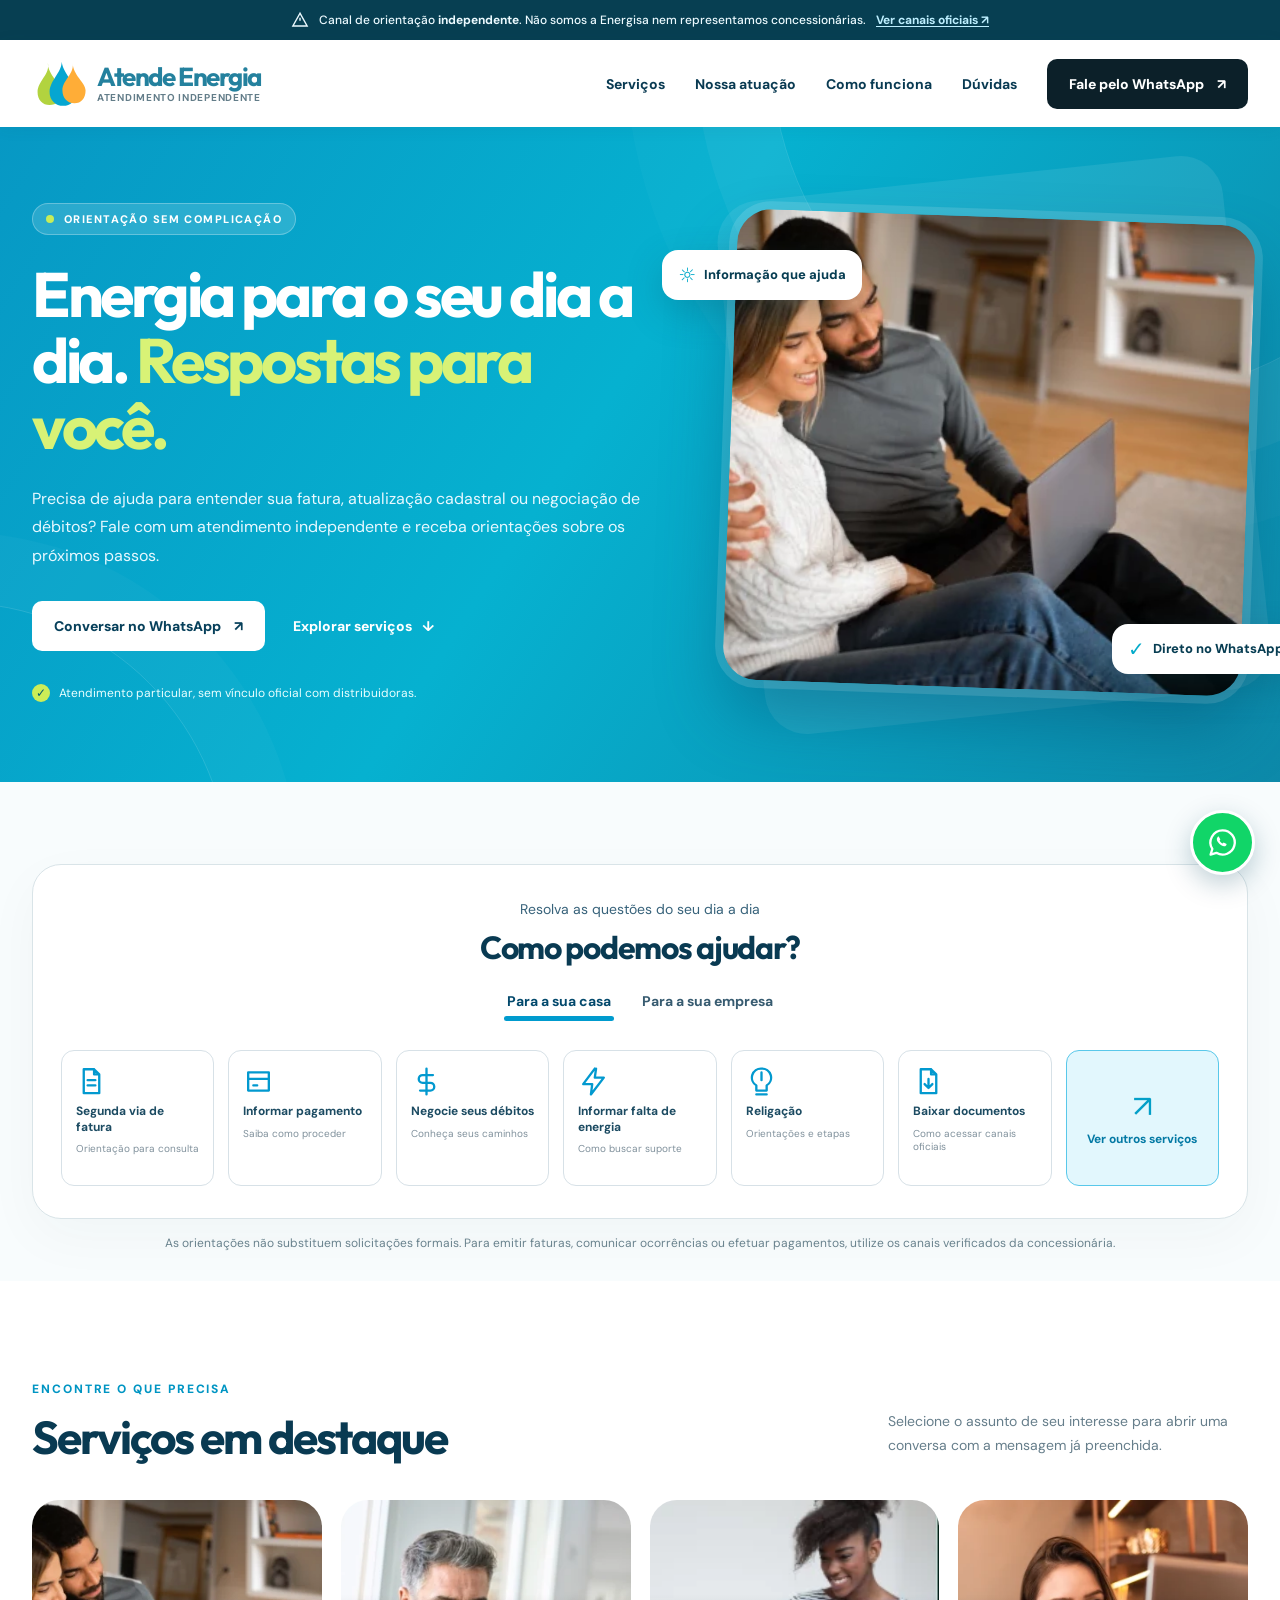
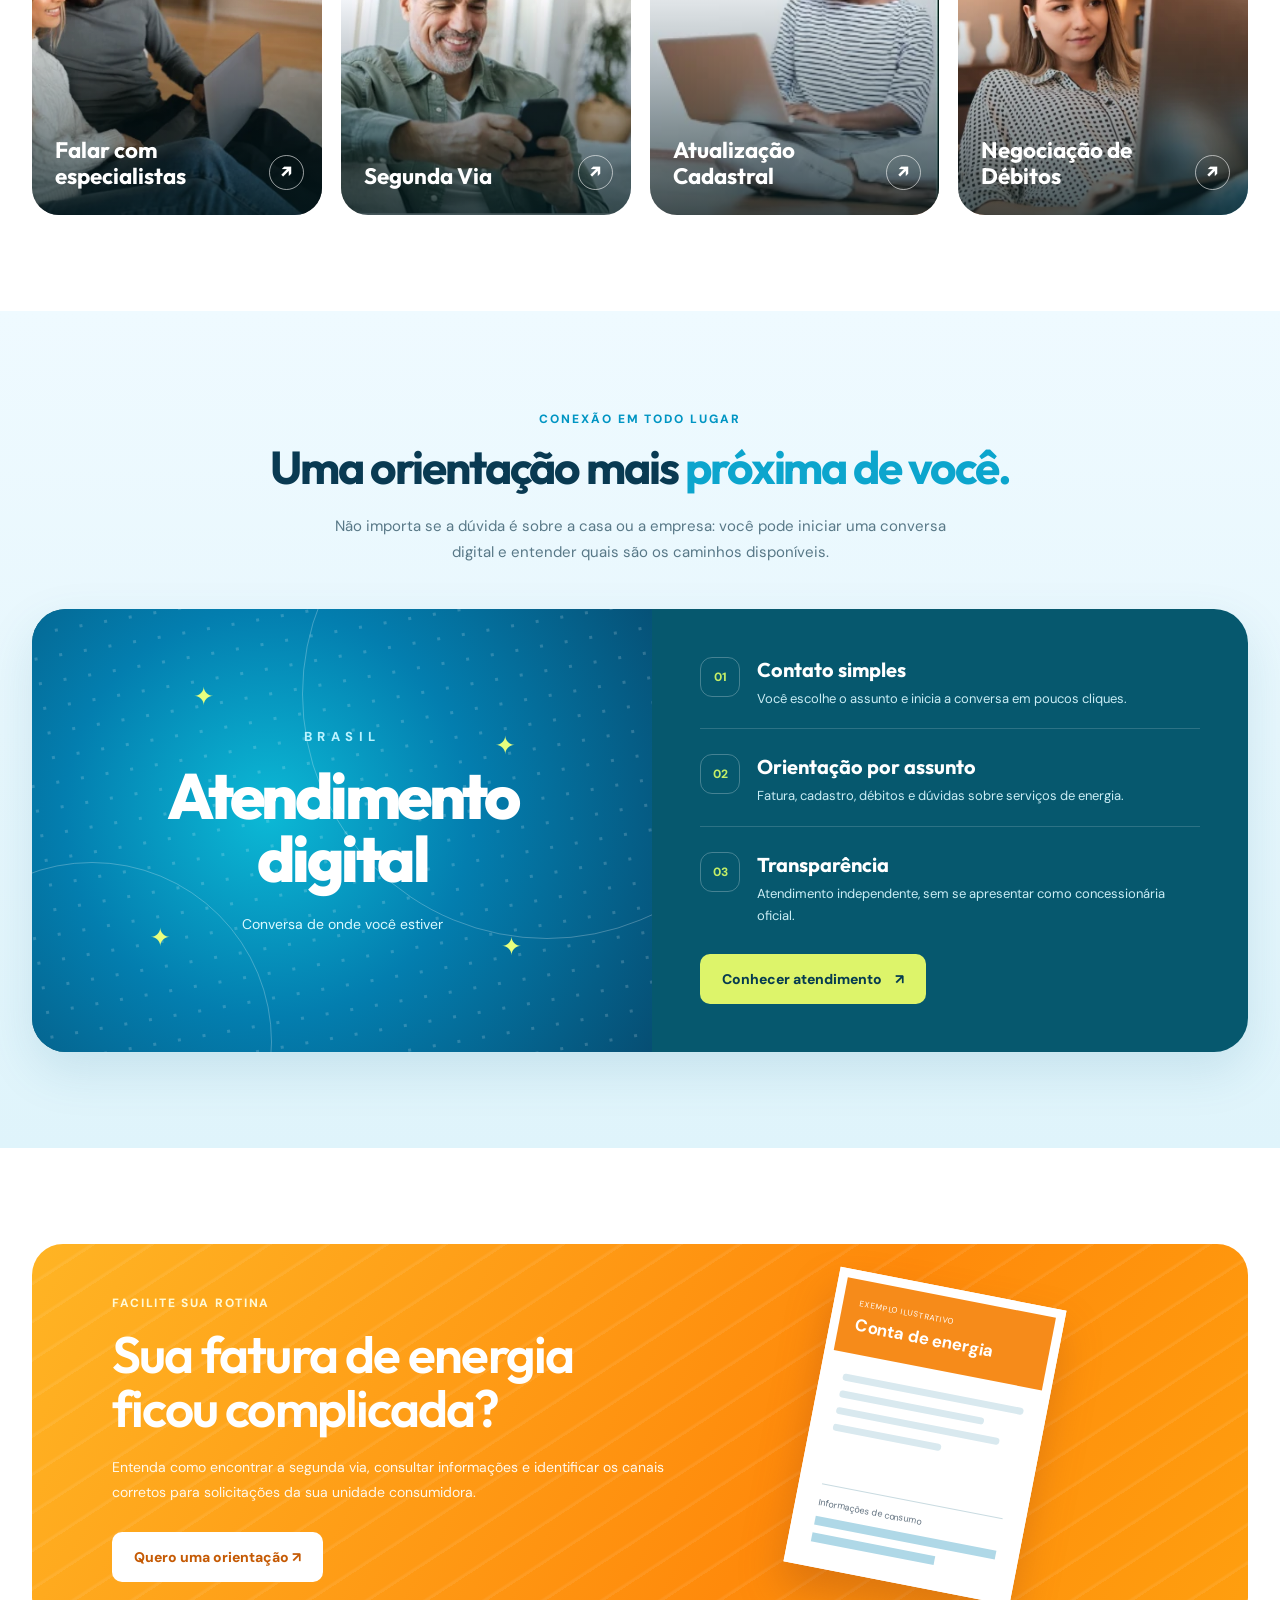
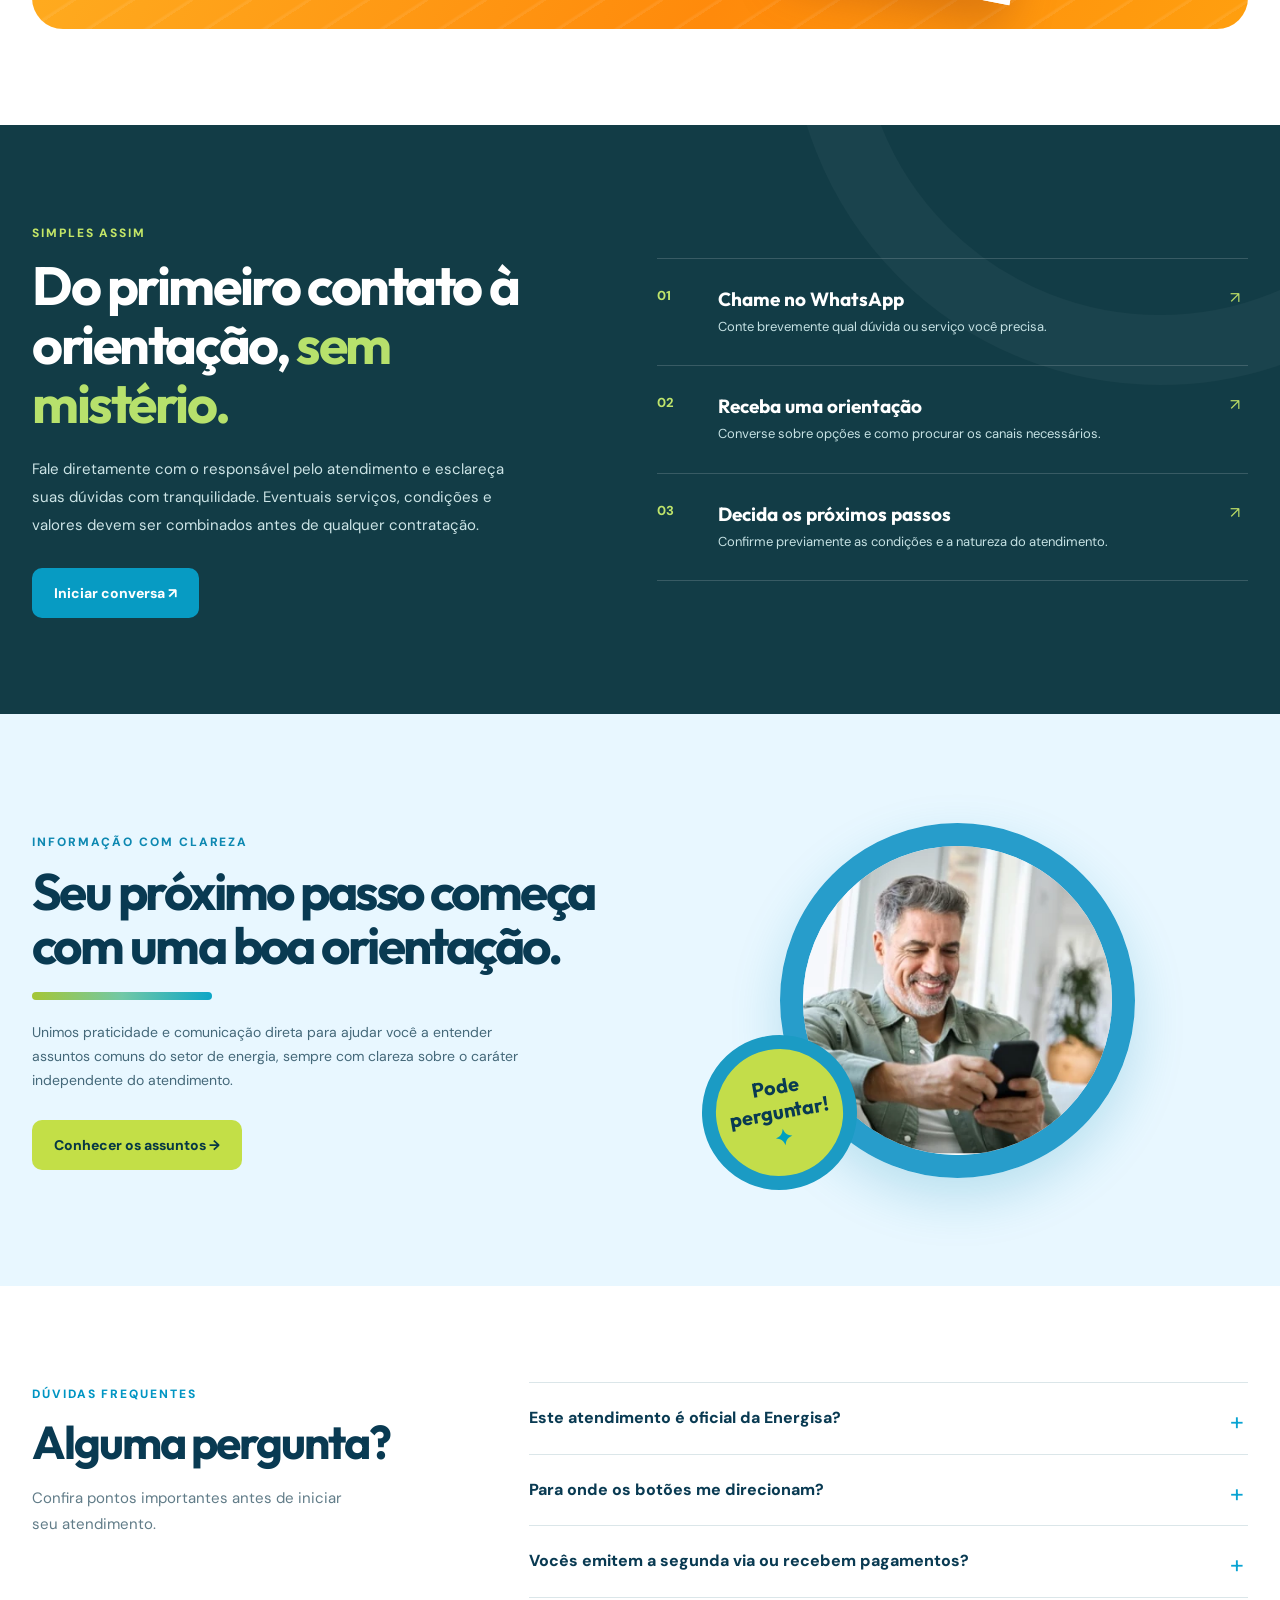
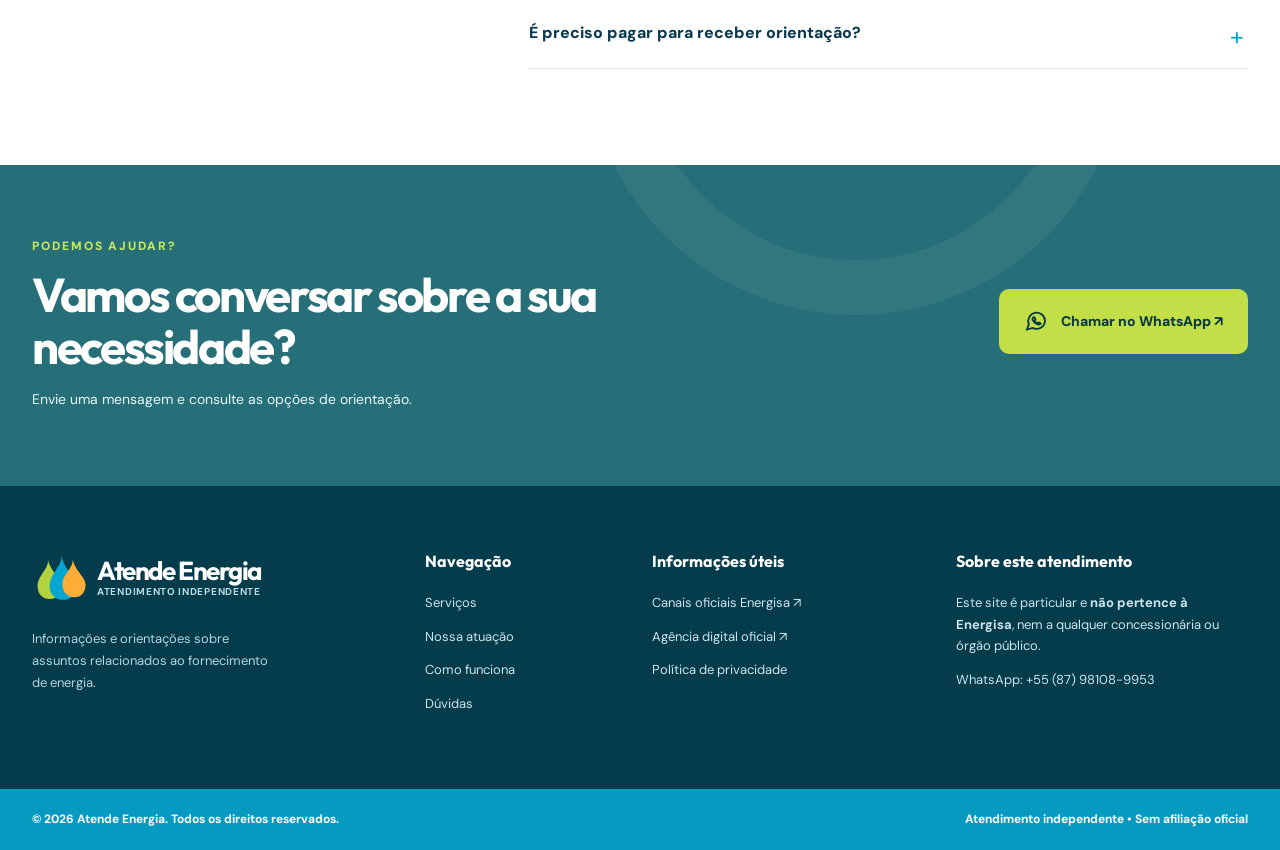
<file: landing-page-energia-v2/index.html>
<!doctype html>
<html lang="pt-BR">
<head>
  <meta charset="utf-8" />
  <meta name="viewport" content="width=device-width,initial-scale=1" />
  <meta name="theme-color" content="#079cc4" />
  <meta name="description" content="Atende Energia: orientação independente para dúvidas sobre faturas, cadastro, débitos e serviços de energia. Atendimento particular pelo WhatsApp." />
  <meta name="robots" content="index,follow" />
  <link rel="icon" href="favicon.svg" type="image/svg+xml" />
  <link rel="preconnect" href="https://fonts.googleapis.com" />
  <link rel="preconnect" href="https://fonts.gstatic.com" crossorigin />
  <link href="https://fonts.googleapis.com/css2?family=DM+Sans:wght@400;500;600;700;800&family=Outfit:wght@400;500;600;700;800&display=swap" rel="stylesheet" />
  <link rel="stylesheet" href="styles.css" />
  <title>Atende Energia | Atendimento e orientações</title>
</head>
<body>
<a class="skip" href="#servicos">Ir aos serviços</a>
<div class="notice"><div class="container"><svg aria-hidden="true" viewBox="0 0 24 24"><path d="M12 3 2.5 20h19L12 3Zm0 6v4m0 3h.01"/></svg><span>Canal de orientação <strong>independente</strong>. Não somos a Energisa nem representamos concessionárias.</span><a href="https://www.energisa.com.br/ajuda/pergunta/canais-oficiais-whatsapp" target="_blank" rel="noopener noreferrer">Ver canais oficiais ↗</a></div></div>
<header class="header" id="inicio"><div class="container header-inner">
 <a class="brand" href="#inicio" aria-label="Atende Energia — voltar ao início"><span class="brand-symbol" aria-hidden="true"><svg viewBox="0 0 62 63"><path d="M18 7c3 13-12 21-12 34 0 9 6 15 14 15s14-6 14-15S18 21 18 7Z" fill="#b2d33f"/><path d="M34 3c2 14-14 24-14 38 0 9 7 16 16 16 8 0 16-7 16-16S34 19 34 3Z" fill="#06a6d1"/><path d="M47 7c2 13-12 20-12 32 0 9 6 15 14 15s13-6 13-15S47 21 47 7Z" fill="#ffad37"/></svg></span><span class="brand-label"><strong>Atende Energia</strong><small>Atendimento independente</small></span></a>
 <button class="menu-button" type="button" aria-expanded="false" aria-controls="nav" aria-label="Abrir menu"><i></i><i></i><i></i></button>
 <nav class="nav" id="nav" aria-label="Menu principal"><a href="#servicos">Serviços</a><a href="#atuacao">Nossa atuação</a><a href="#como-funciona">Como funciona</a><a href="#duvidas">Dúvidas</a><a href="https://wa.me/5587981089953?text=Ol%C3%A1%21%20Gostaria%20de%20receber%20orienta%C3%A7%C3%A3o%20sobre%20servi%C3%A7os%20de%20energia." class="button button-dark" target="_blank" rel="noopener noreferrer">Fale pelo WhatsApp <span aria-hidden="true">↗</span></a></nav>
</div></header>
<main>
  <section class="hero" aria-labelledby="hero-title"><div class="hero-glow hero-glow-a"></div><div class="hero-glow hero-glow-b"></div><div class="container hero-wrap"><div class="hero-copy">
    <span class="pill"><span class="pill-dot"></span> ORIENTAÇÃO SEM COMPLICAÇÃO</span>
    <h1 id="hero-title">Energia para o seu dia a dia. <em>Respostas para você.</em></h1>
    <p>Precisa de ajuda para entender sua fatura, atualização cadastral ou negociação de débitos? Fale com um atendimento independente e receba orientações sobre os próximos passos.</p>
    <div class="hero-actions"><a class="button button-light" href="https://wa.me/5587981089953?text=Ol%C3%A1%21%20Preciso%20de%20orienta%C3%A7%C3%A3o%20sobre%20um%20servi%C3%A7o%20de%20energia." target="_blank" rel="noopener noreferrer">Conversar no WhatsApp <span aria-hidden="true">↗</span></a><a class="text-link" href="#servicos">Explorar serviços <span aria-hidden="true">↓</span></a></div>
    <div class="hero-foot"><span class="foot-check">✓</span> Atendimento particular, sem vínculo oficial com distribuidoras.</div>
  </div><div class="hero-art"><span class="hero-art-halo"></span><div class="hero-frame"><img src="images/casal-laptop.webp" alt="Pessoas conversando e usando um computador para buscar informações" fetchpriority="high" width="530" height="355"/></div><div class="bubble bubble-one"><span aria-hidden="true">☼</span> Informação que ajuda</div><div class="bubble bubble-two"><span aria-hidden="true">✓</span> Direto no WhatsApp</div></div></div></section>

  <section class="shortcuts-section" id="servicos" aria-labelledby="services-heading"><div class="container">
    <div class="quick-panel"><div class="quick-heading"><p>Resolva as questões do seu dia a dia</p><h2 id="services-heading">Como podemos ajudar?</h2><div role="tablist" aria-label="Tipo de atendimento" class="tabs"><button role="tab" aria-selected="true" aria-controls="cards-casa" id="tab-casa" data-tab="casa">Para a sua casa</button><button role="tab" aria-selected="false" aria-controls="cards-empresa" id="tab-empresa" data-tab="empresa" tabindex="-1">Para a sua empresa</button></div></div>
     <div class="quick-grid" id="cards-casa" role="tabpanel" aria-labelledby="tab-casa">
       <a class="quick-card" data-topic="Segunda via de fatura" href="https://wa.me/5587981089953?text=Ol%C3%A1%21%20Gostaria%20de%20receber%20orienta%C3%A7%C3%A3o%20sobre%3A%20Segunda%20via%20de%20fatura."><span class="quick-icon"><svg viewBox="0 0 24 24"><path d="M6 2.5h8l4 4V21H6V2.5Zm8 0v4h4M9 11h6M9 15h6"/></svg></span><strong>Segunda via de fatura</strong><small>Orientação para consulta</small></a>
       <a class="quick-card" data-topic="Informar pagamento" href="https://wa.me/5587981089953?text=Ol%C3%A1%21%20Gostaria%20de%20receber%20orienta%C3%A7%C3%A3o%20sobre%3A%20Informar%20pagamento."><span class="quick-icon"><svg viewBox="0 0 24 24"><path d="M4 5h16v14H4zM4 10h16M8 15h3"/></svg></span><strong>Informar pagamento</strong><small>Saiba como proceder</small></a>
       <a class="quick-card" data-topic="Negociar débitos" href="https://wa.me/5587981089953?text=Ol%C3%A1%21%20Gostaria%20de%20receber%20orienta%C3%A7%C3%A3o%20sobre%3A%20Negociar%20d%C3%A9bitos."><span class="quick-icon"><svg viewBox="0 0 24 24"><path d="M12 2v20m5-15H9a3 3 0 0 0 0 6h6a3 3 0 0 1 0 6H7"/></svg></span><strong>Negocie seus débitos</strong><small>Conheça seus caminhos</small></a>
       <a class="quick-card" data-topic="Falta de energia" href="https://wa.me/5587981089953?text=Ol%C3%A1%21%20Gostaria%20de%20receber%20orienta%C3%A7%C3%A3o%20sobre%3A%20Falta%20de%20energia."><span class="quick-icon"><svg viewBox="0 0 24 24"><path d="m13 2-9 12h7l-1 8 10-13h-7l1-7"/></svg></span><strong>Informar falta de energia</strong><small>Como buscar suporte</small></a>
       <a class="quick-card" data-topic="Religação de energia" href="https://wa.me/5587981089953?text=Ol%C3%A1%21%20Gostaria%20de%20receber%20orienta%C3%A7%C3%A3o%20sobre%3A%20Religa%C3%A7%C3%A3o%20de%20energia."><span class="quick-icon"><svg viewBox="0 0 24 24"><path d="M12 2a7 7 0 0 0-4 13v4h8v-4a7 7 0 0 0-4-13ZM8 22h8M12 5v6"/></svg></span><strong>Religação</strong><small>Orientações e etapas</small></a>
       <a class="quick-card" data-topic="Documentos e faturas" href="https://wa.me/5587981089953?text=Ol%C3%A1%21%20Gostaria%20de%20receber%20orienta%C3%A7%C3%A3o%20sobre%3A%20Documentos%20e%20faturas."><span class="quick-icon"><svg viewBox="0 0 24 24"><path d="M6 2.5h8l4 4V21H6V2.5Zm8 0v4h4M12 10v7m-3-3 3 3 3-3"/></svg></span><strong>Baixar documentos</strong><small>Como acessar canais oficiais</small></a>
       <a class="quick-card more-card" href="#servicos-destaque"><span class="more-icon">↗</span><strong>Ver outros serviços</strong></a>
     </div>
     <div class="quick-grid" id="cards-empresa" role="tabpanel" aria-labelledby="tab-empresa" hidden>
       <a class="quick-card" data-topic="Segunda via empresarial" href="https://wa.me/5587981089953?text=Ol%C3%A1%21%20Gostaria%20de%20receber%20orienta%C3%A7%C3%A3o%20sobre%3A%20Segunda%20via%20empresarial."><span class="quick-icon"><svg viewBox="0 0 24 24"><path d="M6 2.5h8l4 4V21H6V2.5Zm8 0v4h4M9 11h6M9 15h6"/></svg></span><strong>Faturas empresariais</strong><small>Orientação para consulta</small></a>
       <a class="quick-card" data-topic="Comprovação de pagamento empresarial" href="https://wa.me/5587981089953?text=Ol%C3%A1%21%20Gostaria%20de%20receber%20orienta%C3%A7%C3%A3o%20sobre%3A%20Comprova%C3%A7%C3%A3o%20de%20pagamento%20empresarial."><span class="quick-icon"><svg viewBox="0 0 24 24"><path d="M4 5h16v14H4zM4 10h16M8 15h3"/></svg></span><strong>Informar pagamento</strong><small>Próximos passos</small></a>
       <a class="quick-card" data-topic="Débitos empresariais" href="https://wa.me/5587981089953?text=Ol%C3%A1%21%20Gostaria%20de%20receber%20orienta%C3%A7%C3%A3o%20sobre%3A%20D%C3%A9bitos%20empresariais."><span class="quick-icon"><svg viewBox="0 0 24 24"><path d="M12 2v20m5-15H9a3 3 0 0 0 0 6h6a3 3 0 0 1 0 6H7"/></svg></span><strong>Débitos e acordos</strong><small>Entenda as opções</small></a>
       <a class="quick-card" data-topic="Cadastro empresarial" href="https://wa.me/5587981089953?text=Ol%C3%A1%21%20Gostaria%20de%20receber%20orienta%C3%A7%C3%A3o%20sobre%3A%20Cadastro%20empresarial."><span class="quick-icon"><svg viewBox="0 0 24 24"><path d="M3 21V5h11v16M14 10h7v11H3m4-12h3m-3 5h3m7 0h2"/></svg></span><strong>Cadastro da empresa</strong><small>Atualização de dados</small></a>
       <a class="quick-card" data-topic="Ligação de energia empresarial" href="https://wa.me/5587981089953?text=Ol%C3%A1%21%20Gostaria%20de%20receber%20orienta%C3%A7%C3%A3o%20sobre%3A%20Liga%C3%A7%C3%A3o%20de%20energia%20empresarial."><span class="quick-icon"><svg viewBox="0 0 24 24"><path d="M12 2a7 7 0 0 0-4 13v4h8v-4a7 7 0 0 0-4-13ZM8 22h8M12 5v6"/></svg></span><strong>Ligação de energia</strong><small>Orientação inicial</small></a>
       <a class="quick-card more-card" href="#servicos-destaque"><span class="more-icon">↗</span><strong>Ver outros serviços</strong></a>
     </div>
    </div>
    <p class="quick-disclaimer">As orientações não substituem solicitações formais. Para emitir faturas, comunicar ocorrências ou efetuar pagamentos, utilize os canais verificados da concessionária.</p>
  </div></section>

  <section class="photo-services section-space" id="servicos-destaque" aria-labelledby="highlight-title"><div class="container"><div class="section-title-row"><div><span class="kicker">ENCONTRE O QUE PRECISA</span><h2 id="highlight-title">Serviços em destaque</h2></div><p>Selecione o assunto de seu interesse para abrir uma conversa com a mensagem já preenchida.</p></div>
    <div class="photo-grid"><a class="photo-card" href="https://wa.me/5587981089953?text=Ol%C3%A1%21%20Gostaria%20de%20receber%20orienta%C3%A7%C3%A3o%20sobre%3A%20Falar%20com%20especialistas." data-topic="Falar com especialistas"><img src="images/casal-laptop.webp" alt="Casal no sofá utilizando computador" loading="eager"/><span class="photo-shade"></span><span class="photo-title">Falar com especialistas <span>↗</span></span></a><a class="photo-card" href="https://wa.me/5587981089953?text=Ol%C3%A1%21%20Gostaria%20de%20receber%20orienta%C3%A7%C3%A3o%20sobre%3A%20Segunda%20via%20de%20fatura." data-topic="Segunda via de fatura"><img src="images/homem-celular.webp" alt="Homem utilizando um celular" loading="eager"/><span class="photo-shade"></span><span class="photo-title">Segunda Via <span>↗</span></span></a><a class="photo-card" href="https://wa.me/5587981089953?text=Ol%C3%A1%21%20Gostaria%20de%20receber%20orienta%C3%A7%C3%A3o%20sobre%3A%20Atualiza%C3%A7%C3%A3o%20cadastral." data-topic="Atualização cadastral"><img src="images/atendimento-digital.webp" alt="Mulher utilizando computador" loading="eager"/><span class="photo-shade"></span><span class="photo-title">Atualização Cadastral <span>↗</span></span></a><a class="photo-card" href="https://wa.me/5587981089953?text=Ol%C3%A1%21%20Gostaria%20de%20receber%20orienta%C3%A7%C3%A3o%20sobre%3A%20Negocia%C3%A7%C3%A3o%20de%20d%C3%A9bitos." data-topic="Negociação de débitos"><img src="images/mulher-notebook.webp" alt="Mulher no notebook" loading="eager"/><span class="photo-shade"></span><span class="photo-title">Negociação de Débitos <span>↗</span></span></a></div>
  </div></section>

  <section class="presence section-space" id="atuacao" aria-labelledby="presence-title"><div class="container"><div class="presence-header"><span class="kicker">CONEXÃO EM TODO LUGAR</span><h2 id="presence-title">Uma orientação mais <span>próxima de você.</span></h2><p>Não importa se a dúvida é sobre a casa ou a empresa: você pode iniciar uma conversa digital e entender quais são os caminhos disponíveis.</p></div><div class="presence-body"><div class="presence-visual"><span class="orb orb-one"></span><span class="orb orb-two"></span><span class="network-mark m1">✦</span><span class="network-mark m2">✦</span><span class="network-mark m3">✦</span><span class="network-mark m4">✦</span><div class="presence-display"><span>BRASIL</span><strong>Atendimento<br/>digital</strong><small>Conversa de onde você estiver</small></div></div><div class="presence-features"><div class="stat"><span class="stat-icon">01</span><div><strong>Contato simples</strong><p>Você escolhe o assunto e inicia a conversa em poucos cliques.</p></div></div><div class="stat"><span class="stat-icon">02</span><div><strong>Orientação por assunto</strong><p>Fatura, cadastro, débitos e dúvidas sobre serviços de energia.</p></div></div><div class="stat"><span class="stat-icon">03</span><div><strong>Transparência</strong><p>Atendimento independente, sem se apresentar como concessionária oficial.</p></div></div><a href="https://wa.me/5587981089953?text=Ol%C3%A1%21%20Quero%20saber%20mais%20sobre%20a%20orienta%C3%A7%C3%A3o%20em%20energia." target="_blank" rel="noopener noreferrer" class="button button-primary">Conhecer atendimento <span aria-hidden="true">↗</span></a></div></div></div></section>

  <section class="savings section-space" aria-labelledby="savings-title"><div class="container"><div class="savings-panel"><div class="savings-copy"><span class="savings-kicker">FACILITE SUA ROTINA</span><h2 id="savings-title">Sua fatura de energia ficou complicada?</h2><p>Entenda como encontrar a segunda via, consultar informações e identificar os canais corretos para solicitações da sua unidade consumidora.</p><a href="https://wa.me/5587981089953?text=Ol%C3%A1%21%20Gostaria%20de%20orienta%C3%A7%C3%A3o%20sobre%20minha%20fatura%20de%20energia." target="_blank" rel="noopener noreferrer" class="button button-white-orange">Quero uma orientação ↗</a></div><div class="bill-art" aria-hidden="true"><div class="bill-top"><span>EXEMPLO ILUSTRATIVO</span><strong>Conta de energia</strong></div><div class="bill-lines"><i></i><i></i><i></i><i></i></div><div class="bill-bottom"><span>Informações de consumo</span><b></b><b></b></div></div></div></div></section>

  <section class="process section-space" id="como-funciona" aria-labelledby="process-title"><div class="container"><div class="process-grid"><div class="process-copy"><span class="kicker">SIMPLES ASSIM</span><h2 id="process-title">Do primeiro contato à orientação, <span>sem mistério.</span></h2><p>Fale diretamente com o responsável pelo atendimento e esclareça suas dúvidas com tranquilidade. Eventuais serviços, condições e valores devem ser combinados antes de qualquer contratação.</p><a class="button button-primary" href="https://wa.me/5587981089953?text=Ol%C3%A1%21%20Quero%20iniciar%20um%20atendimento%20sobre%20energia." target="_blank" rel="noopener noreferrer">Iniciar conversa ↗</a></div><ol class="process-steps"><li><span>01</span><div><h3>Chame no WhatsApp</h3><p>Conte brevemente qual dúvida ou serviço você precisa.</p></div><span aria-hidden="true">↗</span></li><li><span>02</span><div><h3>Receba uma orientação</h3><p>Converse sobre opções e como procurar os canais necessários.</p></div><span aria-hidden="true">↗</span></li><li><span>03</span><div><h3>Decida os próximos passos</h3><p>Confirme previamente as condições e a natureza do atendimento.</p></div><span aria-hidden="true">↗</span></li></ol></div></div></section>

  <section class="future section-space" aria-labelledby="future-title"><div class="container future-grid"><div class="future-copy"><span class="kicker">INFORMAÇÃO COM CLAREZA</span><h2 id="future-title">Seu próximo passo começa com uma boa orientação.</h2><span class="line-accent"></span><p>Unimos praticidade e comunicação direta para ajudar você a entender assuntos comuns do setor de energia, sempre com clareza sobre o caráter independente do atendimento.</p><a href="#servicos" class="button button-lime">Conhecer os assuntos →</a></div><div class="future-art"><div class="future-circle"><img src="images/homem-celular.webp" loading="eager" alt="Pessoa consultando informações no celular" /></div><div class="future-sticker">Pode perguntar! <span aria-hidden="true">✦</span></div></div></div></section>

  <section class="faq section-space" id="duvidas" aria-labelledby="faq-title"><div class="container faq-grid"><div><span class="kicker">DÚVIDAS FREQUENTES</span><h2 id="faq-title">Alguma pergunta?</h2><p>Confira pontos importantes antes de iniciar seu atendimento.</p></div><div class="faq-items"><details><summary>Este atendimento é oficial da Energisa?</summary><p>Não. Este é um serviço independente e não possui vínculo, credenciamento ou representação da Energisa ou de outras concessionárias. Para serviços oficiais, procure os canais oficiais da sua distribuidora.</p></details><details><summary>Para onde os botões me direcionam?</summary><p>Todos os botões de contato abrem o WhatsApp informado na página, com o assunto escolhido preenchido. Antes de enviar a mensagem você pode revisá-la.</p></details><details><summary>Vocês emitem a segunda via ou recebem pagamentos?</summary><p>Esta página oferece orientação. Emissão de faturas e pagamentos devem ocorrer somente nos canais oficiais e verificados de sua concessionária. Não envie senhas ou códigos de autenticação.</p></details><details><summary>É preciso pagar para receber orientação?</summary><p>O responsável deve esclarecer previamente se existe alguma cobrança, seu valor e as condições aplicáveis. Não efetue pagamentos sem verificar a identidade e a finalidade da cobrança.</p></details></div></div></section>
  <section class="contact" aria-labelledby="contact-title"><div class="container contact-inner"><div><span class="kicker">PODEMOS AJUDAR?</span><h2 id="contact-title">Vamos conversar sobre a sua necessidade?</h2><p>Envie uma mensagem e consulte as opções de orientação.</p></div><a href="https://wa.me/5587981089953?text=Ol%C3%A1%21%20Gostaria%20de%20falar%20sobre%20um%20servi%C3%A7o%20de%20energia." class="button button-lime" target="_blank" rel="noopener noreferrer"><svg viewBox="0 0 24 24" aria-hidden="true"><path d="M21 11.5a8.4 8.4 0 0 1-12.4 7.35L3 20.5l1.8-5.35A8.4 8.4 0 1 1 21 11.5Z"/><path d="M8.5 9.1c0 3.2 3 6.3 6.2 6.5 1 0 1.7-.6 2-1.1l-2.2-1.1-1 1c-1.1-.4-2.4-1.7-2.9-2.9l.9-.9-1-2.3c-.6-.3-1.4.3-2 1Z"/></svg> Chamar no WhatsApp ↗</a></div></section>
</main>
<footer class="footer"><div class="container footer-top"><div class="footer-brand"><a href="#inicio" class="brand brand-footer"><span class="brand-symbol" aria-hidden="true"><svg viewBox="0 0 62 63"><path d="M18 7c3 13-12 21-12 34 0 9 6 15 14 15s14-6 14-15S18 21 18 7Z" fill="#b2d33f"/><path d="M34 3c2 14-14 24-14 38 0 9 7 16 16 16 8 0 16-7 16-16S34 19 34 3Z" fill="#06a6d1"/><path d="M47 7c2 13-12 20-12 32 0 9 6 15 14 15s13-6 13-15S47 21 47 7Z" fill="#ffad37"/></svg></span><span class="brand-label"><strong>Atende Energia</strong><small>Atendimento independente</small></span></a><p>Informações e orientações sobre assuntos relacionados ao fornecimento de energia.</p></div><div class="footer-col"><h3>Navegação</h3><a href="#servicos">Serviços</a><a href="#atuacao">Nossa atuação</a><a href="#como-funciona">Como funciona</a><a href="#duvidas">Dúvidas</a></div><div class="footer-col"><h3>Informações úteis</h3><a href="https://www.energisa.com.br/ajuda/pergunta/canais-oficiais-whatsapp" target="_blank" rel="noopener noreferrer">Canais oficiais Energisa ↗</a><a href="https://servicos.energisa.com.br/" target="_blank" rel="noopener noreferrer">Agência digital oficial ↗</a><a href="privacidade.html">Política de privacidade</a></div><div class="footer-col"><h3>Sobre este atendimento</h3><p>Este site é particular e <strong>não pertence à Energisa</strong>, nem a qualquer concessionária ou órgão público.</p><p>WhatsApp: +55 (87) 98108-9953</p></div></div><div class="footer-bottom"><div class="container"><span>© <span id="year">2026</span> Atende Energia. Todos os direitos reservados.</span><span>Atendimento independente • Sem afiliação oficial</span></div></div></footer>
<a class="wa-float" href="https://wa.me/5587981089953?text=Ol%C3%A1%21%20Gostaria%20de%20receber%20orienta%C3%A7%C3%A3o%20sobre%20energia." aria-label="Abrir atendimento independente no WhatsApp" target="_blank" rel="noopener noreferrer"><svg viewBox="0 0 32 32" fill="none" aria-hidden="true"><path d="M16 3.5A12.5 12.5 0 0 0 5.5 22.7L3.7 28.5l6-1.8a12.5 12.5 0 1 0 6.3-23.2Z" stroke="currentColor" stroke-width="2.4" stroke-linecap="round" stroke-linejoin="round"/><path d="M11.2 10.1c.4-.4.9-.4 1.2.2l1.4 2.7-.8 1c.6 1.3 1.7 2.4 3.1 3.1l1-1 2.7 1.3c.8.4.3 1.1-.1 1.6-1.6 1.8-4.5.8-7-1.7-2.8-2.6-3.4-5.3-1.5-7.2Z" fill="currentColor"/></svg></a>
<script src="script.js" defer></script>
</body></html>
</file>
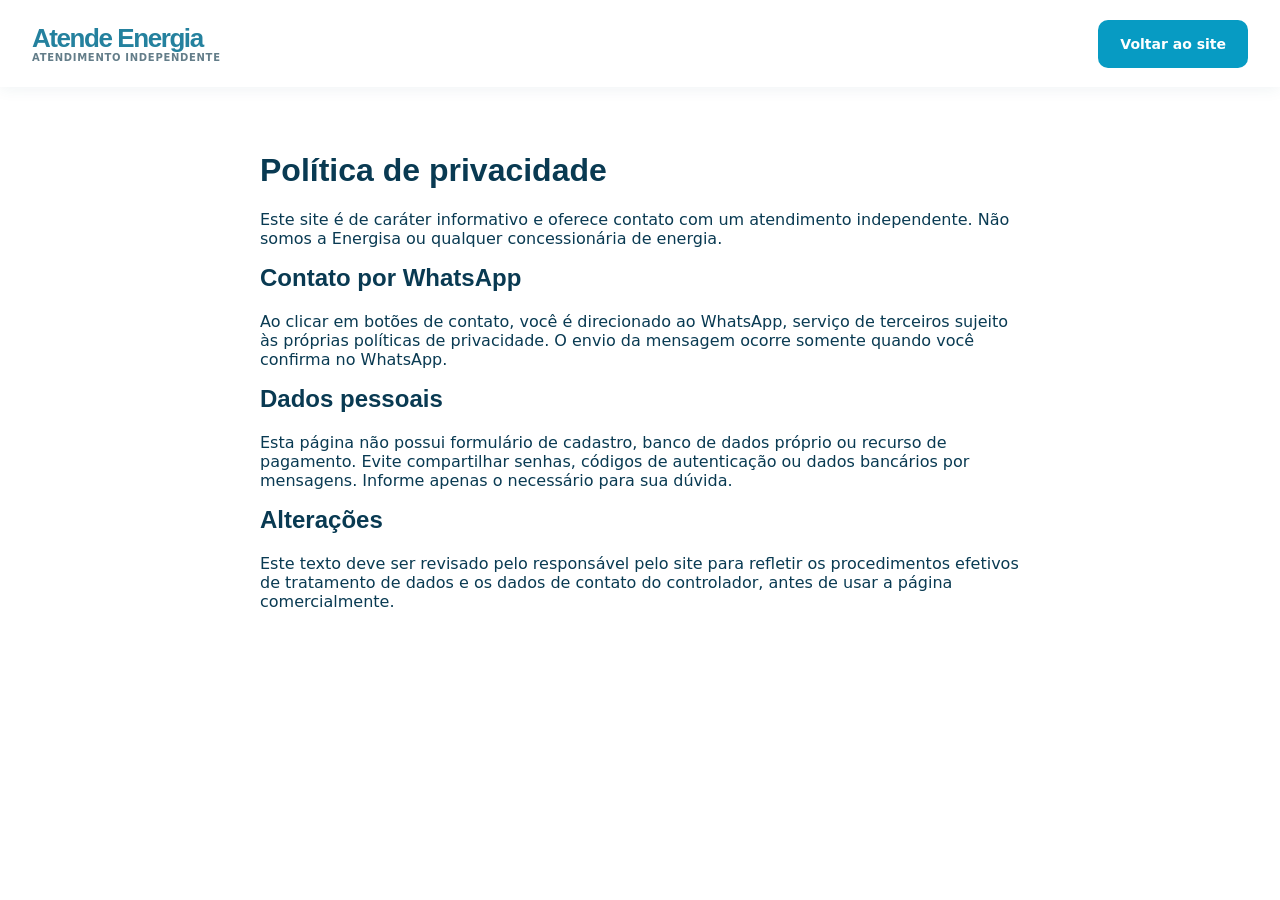
<file: landing-page-energia-v2/privacidade.html>
<!doctype html><html lang="pt-BR"><head><meta charset="utf-8"><meta name="viewport" content="width=device-width,initial-scale=1"><title>Privacidade | Atende Energia</title><link rel="stylesheet" href="styles.css"/></head><body><header class="header"><div class="container header-inner"><a href="index.html" class="brand"><span class="brand-label"><strong>Atende Energia</strong><small>Atendimento independente</small></span></a><a class="button button-primary" href="index.html">Voltar ao site</a></div></header><main class="container" style="max-width:760px;padding:65px 0 110px"><h1>Política de privacidade</h1><p>Este site é de caráter informativo e oferece contato com um atendimento independente. Não somos a Energisa ou qualquer concessionária de energia.</p><h2>Contato por WhatsApp</h2><p>Ao clicar em botões de contato, você é direcionado ao WhatsApp, serviço de terceiros sujeito às próprias políticas de privacidade. O envio da mensagem ocorre somente quando você confirma no WhatsApp.</p><h2>Dados pessoais</h2><p>Esta página não possui formulário de cadastro, banco de dados próprio ou recurso de pagamento. Evite compartilhar senhas, códigos de autenticação ou dados bancários por mensagens. Informe apenas o necessário para sua dúvida.</p><h2>Alterações</h2><p>Este texto deve ser revisado pelo responsável pelo site para refletir os procedimentos efetivos de tratamento de dados e os dados de contato do controlador, antes de usar a página comercialmente.</p></main></body></html>
</file>
<file: landing-page-energia-v2/styles.css>
/* Atende Energia V2 — responsive standalone landing page */
:root{--blue:#009cc9;--ink:#093a52;--dark:#0b3540;--cyan:#08b1d4;--orange:#ff971a;--lime:#c3df47;--muted:#587081;--border:#dce6e9}
*{box-sizing:border-box}html{scroll-behavior:smooth;scroll-padding-top:120px}body{margin:0;background:#fff;color:var(--ink);font-family:'DM Sans',system-ui,Arial,sans-serif;-webkit-font-smoothing:antialiased}a{color:inherit;text-decoration:none}button{font:inherit}button,a{-webkit-tap-highlight-color:transparent}a:focus-visible,button:focus-visible,summary:focus-visible{outline:3px solid #fdad32;outline-offset:4px}h1,h2,h3,p{margin-top:0}h1,h2,h3{font-family:'Outfit','DM Sans',sans-serif}img{max-width:100%;display:block}svg{width:100%;height:100%}.container{width:min(100% - 64px,1320px);margin-inline:auto}.skip{position:absolute;top:-80px;left:12px;background:#fff;padding:10px;z-index:99}.skip:focus{top:10px}.section-space{padding:96px 0}.notice{background:#073f52;color:#ecfaff;font-size:12px;font-weight:500}.notice .container{display:flex;align-items:center;justify-content:center;gap:10px;padding:10px 0;min-height:40px;flex-wrap:wrap;text-align:center}.notice svg{width:18px;height:18px;stroke:currentColor;fill:none;stroke-width:1.9}.notice a{text-decoration:underline;text-underline-offset:2px;font-weight:700;color:#bdefff}.header{background:white;position:sticky;top:0;z-index:200;box-shadow:0 2px 15px #08445711}.header-inner{display:flex;align-items:center;justify-content:space-between;gap:36px;min-height:87px}.brand{display:inline-flex;align-items:center;gap:11px;flex-shrink:0}.brand-symbol{width:54px;height:54px}.brand-label{display:flex;flex-direction:column;gap:1px}.brand-label strong{font:700 26px/1 'Outfit',sans-serif;letter-spacing:-.055em;color:#24819e}.brand-label small{font-size:10px;letter-spacing:.07em;color:#637d89;text-transform:uppercase;font-weight:700}.nav{display:flex;align-items:center;gap:30px;font-size:14px;font-weight:700}.nav>a:not(.button):hover{color:#009bc7}.button{display:inline-flex;align-items:center;justify-content:center;gap:13px;border-radius:10px;padding:16px 22px;font-size:14px;font-weight:800;white-space:nowrap;transition:transform .2s,box-shadow .2s,filter .2s}.button:hover{transform:translateY(-2px);box-shadow:0 9px 20px #00000016}.button-dark{background:#0c2029;color:white}.button-light{background:#fff;color:#07405b}.button-primary{background:#079bc3;color:white}.button-white-orange{background:#fff;color:#c55a04}.button-lime{background:#c3df47;color:#073844}.menu-button{display:none}.hero{overflow:hidden;background:linear-gradient(123deg,#0798c4 0%,#06b1d0 46%,#0d89a9 100%);color:white;position:relative}.hero-glow{position:absolute;border-radius:50%;border:1px solid #ffffff22;pointer-events:none}.hero-glow-a{width:700px;height:700px;right:-190px;top:-430px;box-shadow:0 0 0 75px #ffffff0b,0 0 0 145px #ffffff05}.hero-glow-b{width:550px;height:550px;left:-320px;bottom:-370px;box-shadow:0 0 0 70px #ffffff07}.hero-wrap{position:relative;display:grid;grid-template-columns:1.1fr .9fr;gap:64px;align-items:center;min-height:618px;padding:76px 0 80px}.pill{display:inline-flex;align-items:center;gap:10px;background:#ffffff25;border:1px solid #ffffff45;border-radius:50px;padding:8px 13px;color:#fff;font-size:11px;letter-spacing:.13em;font-weight:800}.pill-dot{width:8px;height:8px;border-radius:50%;background:#c7ed59}.hero h1{font-size:clamp(45px,4.9vw,76px);line-height:1.05;letter-spacing:-.055em;max-width:730px;font-weight:700;margin:26px 0}.hero h1 em{font-style:normal;color:#d8f276}.hero-copy>p{font-size:16px;line-height:1.8;max-width:610px;color:#e7f8ff;margin-bottom:30px}.hero-actions{display:flex;align-items:center;gap:28px;flex-wrap:wrap}.text-link{font-weight:800;font-size:14px}.text-link span{margin-left:7px}.hero-foot{margin-top:33px;font-size:12px;color:#e8ffff;display:flex;align-items:center;gap:9px}.foot-check{display:grid;place-items:center;width:18px;height:18px;border-radius:50%;background:#cced57;color:#075e6c;font-weight:800}.hero-art{position:relative;min-width:0}.hero-art-halo{position:absolute;inset:-40px 0 -25px 10px;border-radius:42px;background:#ffffff15;transform:rotate(-6deg)}.hero-frame{position:relative;overflow:hidden;border-radius:34px;transform:rotate(2deg);box-shadow:0 35px 65px #044d6e65;outline:8px solid #ffffff20;aspect-ratio:1.1}.hero-frame img{width:100%;height:100%;object-fit:cover;object-position:50%}.bubble{position:absolute;background:#fff;color:#073d52;border-radius:16px;padding:12px 16px;font-size:13px;font-weight:800;box-shadow:0 13px 35px #07506442;display:flex;gap:8px;align-items:center}.bubble span{color:#04abca;font-size:20px}.bubble-one{top:7%;left:-13%}.bubble-two{bottom:3%;right:-10%}
.shortcuts-section{padding:82px 0 28px;background:#f8fcfd}.quick-panel{border:1px solid #d9e4e8;background:white;border-radius:29px;padding:35px 28px 32px;box-shadow:0 18px 55px #123a4509}.quick-heading{text-align:center}.quick-heading>p{font-size:14px;margin:0 0 9px;color:#37627a}.quick-heading h2{font-size:32px;margin:0 0 15px;letter-spacing:-.04em}.tabs{display:flex;justify-content:center;gap:25px;margin-bottom:29px}.tabs button{cursor:pointer;border:0;background:transparent;color:#375b70;font-size:14px;font-weight:700;padding:10px 3px 11px;position:relative}.tabs button[aria-selected=true]{color:#03496c}.tabs button[aria-selected=true]::after{content:'';position:absolute;left:0;right:0;bottom:0;height:5px;background:#009bce;border-radius:4px}.quick-grid{display:grid;grid-template-columns:repeat(7,minmax(0,1fr));gap:14px}.quick-grid[hidden]{display:none}.quick-card{min-width:0;border:1px solid #d7e1e7;border-radius:13px;min-height:136px;padding:15px 14px;display:flex;align-items:flex-start;flex-direction:column;justify-content:flex-start;gap:7px;transition:border-color .2s,background-color .2s,transform .2s}.quick-card:hover{border-color:#00a9da;background:#f2fbff;transform:translateY(-3px)}.quick-icon{display:block;height:31px;width:31px;color:#0299cf}.quick-icon svg{fill:none;stroke:currentColor;stroke-width:1.8;stroke-linecap:round;stroke-linejoin:round}.quick-card strong{font-size:12px;line-height:1.3;color:#1c4b62}.quick-card small{font-size:10px;color:#80919c}.more-card{background:#e2f7fd;border-color:#59c8ea;justify-content:center;align-items:center;text-align:center}.more-card strong{color:#0379a4}.more-icon{font-size:31px;line-height:1.2;color:#039fc8}.quick-disclaimer{max-width:1030px;margin:15px auto 0;text-align:center;color:#69828d;font-size:12px;line-height:1.6}.kicker{font-weight:800;letter-spacing:.16em;color:#0095c3;font-size:12px;display:inline-block;margin-bottom:15px}.section-title-row{display:flex;align-items:end;justify-content:space-between;gap:36px;margin-bottom:37px}.section-title-row h2,.presence-header h2,.process h2,.faq h2{font-size:clamp(36px,3.6vw,53px);line-height:1.1;letter-spacing:-.045em;margin:0}.section-title-row>p{font-size:14px;line-height:1.7;color:#667e8b;max-width:360px;margin:0 0 5px}.photo-grid{display:grid;grid-template-columns:repeat(4,minmax(0,1fr));gap:19px}.photo-card{aspect-ratio:.92;position:relative;overflow:hidden;border-radius:27px;display:block;background:#aabcc5;transition:transform .2s,box-shadow .2s}.photo-card:hover{transform:translateY(-5px);box-shadow:0 16px 32px #072f482a}.photo-card img{height:100%;width:100%;object-fit:cover;transition:transform .3s}.photo-card:hover img{transform:scale(1.045)}.photo-card:nth-child(2) img{object-position:center}.photo-shade{position:absolute;inset:0;background:linear-gradient(to bottom,#001e1e00 30%,#041c21bb 100%)}.photo-title{position:absolute;left:23px;bottom:25px;right:18px;color:#fff;font:700 clamp(18px,1.75vw,27px)/1.15 'Outfit',sans-serif;display:flex;align-items:end;gap:8px;justify-content:space-between}.photo-title span{width:35px;height:35px;border:1px solid #ffffff96;border-radius:50%;display:grid;place-items:center;font-size:19px;flex-shrink:0}.presence{background:linear-gradient(180deg,#effaff 0%,#dff4fb 100%)}.presence-header{text-align:center;max-width:830px;margin:0 auto 44px}.presence-header h2 span{color:#0ca5cd}.presence-header p{font-size:15px;line-height:1.7;color:#587887;max-width:640px;margin:22px auto 0}.presence-body{background:#06586e;border-radius:34px;display:grid;grid-template-columns:1.02fr .98fr;overflow:hidden;min-height:415px;box-shadow:0 19px 50px #04688b20}.presence-visual{position:relative;overflow:hidden;isolation:isolate;display:flex;align-items:center;justify-content:center;background:radial-gradient(circle at 38% 46%,#0cb9d6 0%,#037eaf 45%,#064e73 100%)}.presence-visual::before{content:'';position:absolute;inset:-20%;opacity:.17;background-image:radial-gradient(circle,#ffffff 1.5px,transparent 1.5px);background-size:25px 25px;transform:rotate(-10deg)}.orb{position:absolute;border:1px solid #ffffff40;border-radius:50%}.orb-one{height:490px;width:490px;right:-140px;top:-160px}.orb-two{height:360px;width:360px;left:-120px;bottom:-170px}.network-mark{position:absolute;color:#e8ff7d;font-size:25px}.m1{top:16%;left:26%}.m2{bottom:20%;right:21%}.m3{top:27%;right:22%}.m4{bottom:22%;left:19%}.presence-display{position:relative;z-index:2;text-align:center;color:white;padding:30px}.presence-display>span{display:block;margin-bottom:20px;font-size:13px;font-weight:800;letter-spacing:.42em;color:#bbf3ff}.presence-display strong{font:800 clamp(44px,5vw,72px)/.98 'Outfit',sans-serif;letter-spacing:-.055em}.presence-display small{display:block;margin-top:25px;font-size:14px;color:#dbfaff}.presence-features{padding:48px;display:flex;flex-direction:column;justify-content:center;gap:25px;color:#fff}.stat{display:flex;gap:17px;align-items:flex-start;padding-bottom:18px;border-bottom:1px solid #ffffff28}.stat:last-of-type{border:0;padding-bottom:0}.stat-icon{display:grid;place-items:center;color:#c4ee67;border:1px solid #ffffff40;width:40px;height:40px;border-radius:12px;flex-shrink:0;font-size:12px;font-weight:800}.stat strong{font:700 20px 'Outfit',sans-serif}.stat p{font-size:13px;line-height:1.7;color:#caedf5;margin:6px 0 0}.presence-features .button{align-self:flex-start;margin-top:2px;background:#ddf46a;color:#063b50}
.savings{background:#fff}.savings-panel{background:linear-gradient(120deg,#ffb424,#ff8a0b 62%,#ff9f0f);border-radius:31px;min-height:385px;display:grid;grid-template-columns:1.08fr .92fr;align-items:center;overflow:hidden;padding:35px 80px;position:relative;isolation:isolate}.savings-panel::before{content:'';position:absolute;inset:-120px;background:repeating-linear-gradient(152deg,transparent 0,transparent 28px,#ffffff13 30px,#ffffff13 32px);z-index:-1;transform:rotate(-5deg)}.savings-copy{max-width:615px}.savings-kicker{font-size:12px;letter-spacing:.14em;font-weight:800;color:#fff9d5}.savings-copy h2{font-weight:600;font-size:clamp(38px,4vw,61px);line-height:1.06;letter-spacing:-.035em;color:#fff;margin:15px 0 20px}.savings-copy p{font-size:14px;line-height:1.75;color:#fff9ed;margin-bottom:28px}.bill-art{justify-self:center;width:230px;height:300px;background:#fff;box-shadow:0 24px 42px #a24a145c;transform:rotate(11deg);border:9px solid #fff;display:flex;flex-direction:column}.bill-top{background:#f68b1a;color:#fff;padding:18px 16px;display:flex;flex-direction:column;gap:6px}.bill-top span{font-size:8px;letter-spacing:.07em}.bill-top strong{font-size:17px}.bill-lines{display:flex;flex-direction:column;gap:10px;padding:21px 14px}.bill-lines i{height:7px;border-radius:3px;background:#d9e9ef}.bill-lines i:nth-child(2){width:80%}.bill-lines i:nth-child(3){width:90%}.bill-lines i:nth-child(4){width:60%}.bill-bottom{border-top:1px solid #c9dbe1;margin:auto 14px 16px;padding-top:12px;display:flex;flex-direction:column;gap:8px}.bill-bottom span{font-size:9px;color:#60707e}.bill-bottom b{background:#afd8e7;height:9px}.bill-bottom b:last-child{width:68%}
.process{background:#123c46;color:#fff;position:relative;overflow:hidden}.process::before{content:'';position:absolute;width:600px;height:600px;border:70px solid #ffffff09;border-radius:50%;right:-250px;top:-480px}.process-grid{position:relative;display:grid;grid-template-columns:.95fr 1.05fr;gap:90px;align-items:center}.process .kicker{color:#c4e667}.process h2{font-size:clamp(43px,4.2vw,65px);max-width:580px}.process h2 span{color:#b7e16c}.process-copy>p{line-height:1.85;color:#cde5e7;font-size:15px;max-width:505px;margin:23px 0 29px}.process-steps{list-style:none;padding:0;margin:0;border-top:1px solid #ffffff29}.process-steps li{display:grid;grid-template-columns:42px 1fr 18px;align-items:start;gap:19px;border-bottom:1px solid #ffffff29;padding:28px 0}.process-steps li>span:first-child{font-size:13px;font-weight:800;color:#bfe46b}.process-steps li>span:last-child{color:#bcdd66}.process-steps h3{font-size:19px;margin:0 0 5px}.process-steps p{font-size:13px;line-height:1.65;color:#c6e2e4;margin:0}.future{background:#e8f7ff}.future-grid{display:grid;grid-template-columns:1fr 1fr;gap:55px;align-items:center;min-height:360px}.future .kicker{color:#0d88b1}.future h2{font-size:clamp(40px,4vw,61px);line-height:1.05;letter-spacing:-.05em;max-width:600px;margin-bottom:19px}.line-accent{display:block;width:180px;height:8px;background:linear-gradient(90deg,#a5c635,#71c8a6,#0ca6c7);border-radius:99px}.future p{max-width:500px;color:#446879;line-height:1.7;font-size:14px;margin:21px 0 28px}.future-art{min-height:380px;position:relative;display:flex;align-items:center;justify-content:center}.future-circle{width:355px;height:355px;border:23px solid #279dcb;border-radius:50%;overflow:hidden;box-shadow:0 20px 50px #0d8eb436}.future-circle img{width:100%;height:100%;object-fit:cover}.future-sticker{position:absolute;bottom:0;left:6%;background:#c3dd4a;border:14px solid #1b9bc4;border-radius:50%;width:155px;height:155px;display:flex;flex-direction:column;align-items:center;justify-content:center;font:700 20px 'Outfit',sans-serif;text-align:center;transform:rotate(-10deg)}.future-sticker span{font-size:22px;color:#00a0bf}.faq{background:#fff}.faq-grid{display:grid;grid-template-columns:.75fr 1.25fr;gap:65px}.faq-grid>div:first-child>p{color:#617c88;max-width:330px;font-size:15px;line-height:1.7;margin-top:18px}.faq-items{border-top:1px solid #dbe6e9}.faq-items details{border-bottom:1px solid #dbe6e9;padding:0}.faq-items summary{padding:24px 35px 24px 0;font-size:16px;line-height:1.4;font-weight:800;cursor:pointer;list-style:none;position:relative}.faq-items summary::-webkit-details-marker{display:none}.faq-items summary::after{content:'+';position:absolute;right:4px;top:21px;color:#09a3d2;font-weight:400;font-size:25px}.faq-items details[open] summary::after{content:'−'}.faq-items details p{padding:0 40px 23px 0;margin:0;color:#617985;font-size:14px;line-height:1.8}.contact{background:#276f78;color:white;position:relative;overflow:hidden}.contact::after{content:'';position:absolute;border:55px solid #ffffff0d;border-radius:50%;width:430px;height:430px;right:12%;top:-390px}.contact-inner{display:flex;align-items:center;justify-content:space-between;gap:60px;padding:69px 0 78px;position:relative;z-index:1}.contact .kicker{color:#c6e960}.contact h2{font-size:clamp(33px,3.7vw,55px);line-height:1.1;letter-spacing:-.05em;max-width:670px;margin:0 0 17px}.contact p{font-size:14px;margin:0;color:#e5f7fa}.contact .button{min-height:65px;padding:18px 25px}.contact .button svg{width:24px;height:24px;fill:none;stroke:currentColor;stroke-width:1.8;flex-shrink:0}.footer{background:#053c4b;color:white}.footer-top{padding:65px 0 75px;display:grid;grid-template-columns:1.35fr .7fr 1fr 1.15fr;gap:50px}.brand-footer .brand-label strong{color:#fff}.brand-footer .brand-label small{color:#b9dce3}.footer-brand>p{font-size:13px;color:#b4d5de;line-height:1.7;max-width:250px;margin:18px 0}.footer-col{display:flex;flex-direction:column;gap:12px;align-items:flex-start}.footer-col h3{font-size:16px;margin:0 0 9px}.footer-col a,.footer-col p{font-size:13px;line-height:1.65;color:#cce4ec;margin:0}.footer-col a:hover{text-decoration:underline;color:#eaf9a6}.footer-bottom{background:#079ac1}.footer-bottom .container{min-height:61px;display:flex;justify-content:space-between;gap:18px;align-items:center;flex-wrap:wrap;padding-block:17px;font-size:12px;font-weight:700}.wa-float{position:fixed;right:25px;bottom:25px;background:#11d568;border:3px solid white;box-shadow:0 9px 26px #00445a40;border-radius:50%;width:65px;height:65px;display:grid;place-items:center;padding:14px;color:white;z-index:210;transition:transform .2s}.wa-float:hover{transform:scale(1.1)}
@media(max-width:1200px){.container{width:min(100% - 46px,1320px)}.nav{gap:18px;font-size:13px}.quick-grid{gap:8px}.quick-card{padding:13px 11px}.hero-wrap{gap:45px}.presence-features{padding:36px}.footer-top{gap:29px}}
@media(max-width:950px){.header-inner{min-height:77px}.menu-button{display:flex;position:relative;z-index:6;flex-direction:column;justify-content:center;align-items:center;gap:6px;width:45px;height:45px;background:#f0fbfe;border:1px solid #d2e9ee;border-radius:10px;cursor:pointer}.menu-button i{width:21px;height:2px;background:#14607a;border-radius:2px;transition:transform .2s,opacity .2s}.menu-button[aria-expanded=true] i:nth-child(1){transform:translateY(8px) rotate(45deg)}.menu-button[aria-expanded=true] i:nth-child(2){opacity:0}.menu-button[aria-expanded=true] i:nth-child(3){transform:translateY(-8px) rotate(-45deg)}.nav{display:none;position:absolute;top:100%;left:0;right:0;background:#fff;box-shadow:0 18px 34px #053a591c;flex-direction:column;align-items:stretch;padding:20px max(23px,calc((100vw - 1320px)/2));gap:0}.nav.is-open{display:flex}.nav>a:not(.button){padding:15px 0}.nav .button{margin-top:15px}.hero-wrap{gap:30px;min-height:510px;padding:75px 0}.hero h1{font-size:clamp(40px,5.7vw,60px)}.hero-frame{aspect-ratio:.9}.bubble{font-size:11px;padding:9px}.quick-grid{grid-template-columns:repeat(4,minmax(0,1fr))}.quick-card{min-height:125px}.photo-grid{grid-template-columns:repeat(2,minmax(0,1fr));gap:19px}.photo-card{aspect-ratio:1.2}.presence-body{grid-template-columns:1fr 1fr}.savings-panel{padding:37px 48px}.process-grid{gap:45px}.future-grid{gap:20px}.future-circle{width:300px;height:300px}.future-sticker{width:115px;height:115px;border-width:10px;font-size:15px}.footer-top{grid-template-columns:1.5fr 1fr;row-gap:35px}.faq-grid{gap:30px}}
@media(max-width:700px){.container{width:calc(100% - 34px)}.notice{font-size:10px}.notice .container{gap:4px 7px;padding:9px 0}.notice svg{display:none}.section-space{padding:67px 0}.brand-symbol{height:44px;width:44px}.brand-label strong{font-size:21px}.brand-label small{font-size:9px}.hero-wrap{grid-template-columns:1fr;gap:43px;padding:55px 0 67px}.hero h1{font-size:clamp(39px,9vw,58px);margin:20px 0}.hero-copy>p{font-size:14px}.hero-art{max-width:480px;margin-inline:auto;width:calc(100% - 30px)}.hero-frame{aspect-ratio:1.4}.bubble-one{left:-12%;top:-4%}.bubble-two{right:-12%;bottom:-6%}.shortcuts-section{padding:55px 0 20px}.quick-panel{padding:26px 16px}.quick-heading h2{font-size:28px}.quick-grid{grid-template-columns:repeat(2,minmax(0,1fr));gap:10px}.quick-card{min-height:120px}.tabs{gap:20px}.tabs button{font-size:12px}.section-title-row{display:block;margin-bottom:25px}.section-title-row h2,.presence-header h2,.faq h2{font-size:clamp(35px,8vw,47px)}.section-title-row>p{margin-top:14px}.photo-grid{gap:14px}.photo-card{aspect-ratio:.93;border-radius:20px}.photo-title{left:16px;bottom:19px;right:13px;font-size:20px}.photo-title span{width:29px;height:29px;font-size:14px}.presence-header{margin-bottom:28px}.presence-header p{font-size:14px}.presence-body{grid-template-columns:1fr;border-radius:25px}.presence-visual{min-height:300px}.presence-features{padding:30px 25px}.savings-panel{grid-template-columns:1fr;gap:25px;padding:37px 25px;border-radius:26px}.savings-copy h2{font-size:clamp(37px,8.5vw,54px)}.bill-art{width:170px;height:210px;transform:rotate(7deg);justify-self:center}.bill-top{padding:10px}.bill-top strong{font-size:13px}.bill-lines{padding:12px}.process-grid{grid-template-columns:1fr;gap:36px}.process h2{font-size:clamp(43px,9vw,56px)}.process-steps li{padding:24px 0}.future-grid{grid-template-columns:1fr;gap:10px}.future-art{min-height:330px}.future-circle{width:290px;height:290px}.future-sticker{left:8%;bottom:-8px}.faq-grid{grid-template-columns:1fr;gap:24px}.contact-inner{flex-direction:column;align-items:flex-start;gap:28px;padding:60px 0}.contact h2{font-size:clamp(34px,8.4vw,49px)}.footer-top{grid-template-columns:1fr 1fr;gap:32px 20px}.footer-brand{grid-column:1/-1}.footer-bottom .container{font-size:11px;padding-right:80px}.wa-float{right:18px;bottom:16px;width:59px;height:59px;padding:12px}}
@media(max-width:390px){.hero-actions{align-items:stretch;flex-direction:column;gap:20px}.hero-actions .button{width:100%}.quick-heading h2{font-size:25px}.quick-card strong{font-size:11px}.photo-grid{grid-template-columns:1fr}.photo-card{aspect-ratio:1.25}.photo-title{font-size:24px}.future-circle{width:270px;height:270px}.future-art{min-height:310px}.future-sticker{left:-2%}.footer-top{grid-template-columns:1fr}.footer-brand{grid-column:auto}}
@media(prefers-reduced-motion:reduce){html{scroll-behavior:auto}*,*::before,*::after{transition:none!important}}
</file>
